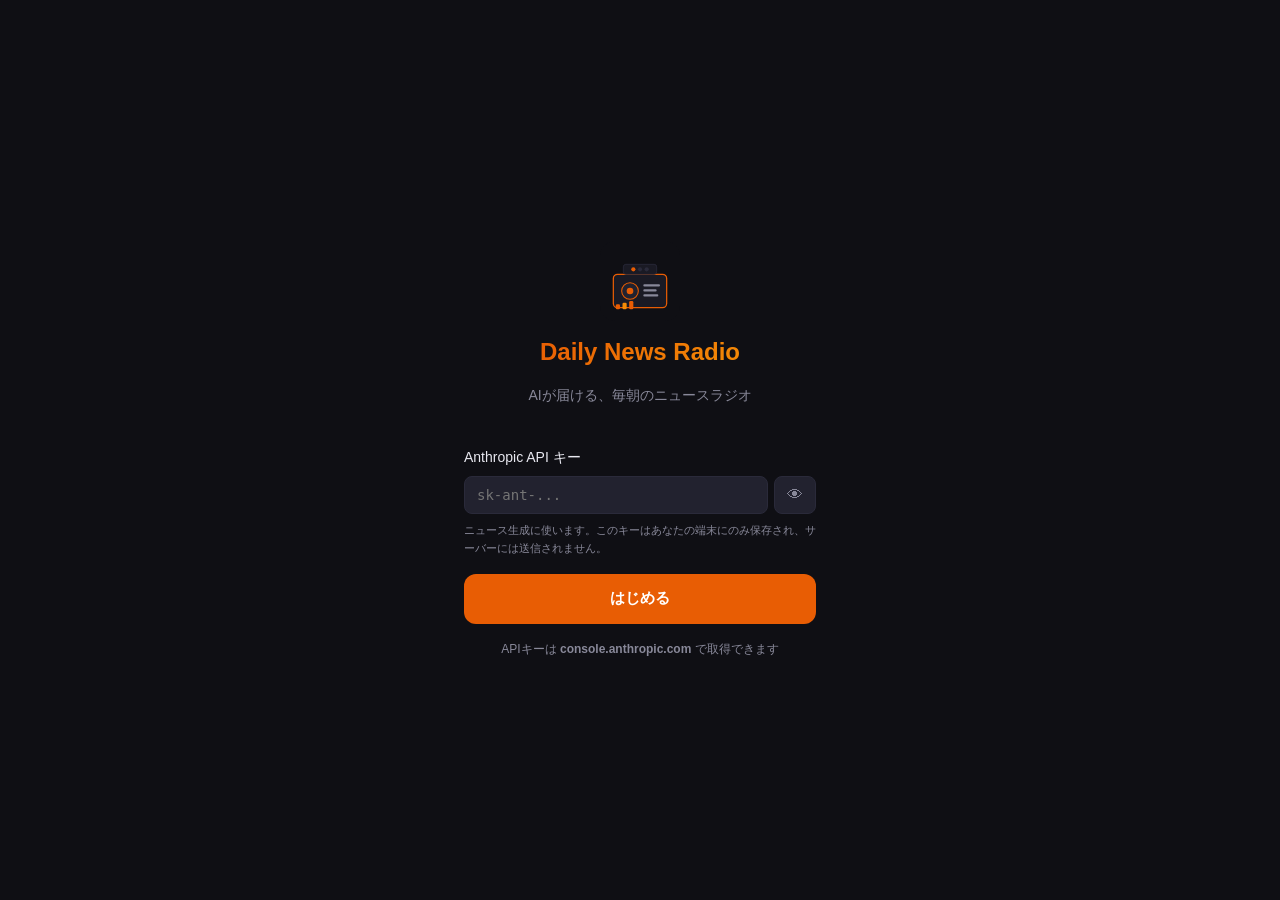
<file: index.html>
<!DOCTYPE html>
<html lang="ja">
<head>
  <meta charset="UTF-8">
  <meta name="viewport" content="width=device-width, initial-scale=1.0, viewport-fit=cover">
  <meta name="theme-color" content="#0f0f14">
  <meta name="apple-mobile-web-app-capable" content="yes">
  <meta name="apple-mobile-web-app-status-bar-style" content="black-translucent">
  <meta name="apple-mobile-web-app-title" content="ニュースラジオ">
  <link rel="manifest" href="manifest.json">
  <link rel="apple-touch-icon" href="icon.svg">
  <title>Daily News Radio</title>
  <link rel="stylesheet" href="style.css">
</head>
<body>
<div id="app">

  <!-- ========== オンボーディング ========== -->
  <div id="screen-onboarding" class="screen" style="display:none">
    <div class="onboarding-inner">
      <div class="onboarding-logo">
        <img src="icon.svg" width="80" height="80" alt="">
        <h1>Daily News Radio</h1>
        <p>AIが届ける、毎朝のニュースラジオ</p>
      </div>
      <div class="onboarding-form">
        <label>
          <span>Anthropic API キー</span>
          <div class="input-row">
            <input id="onboarding-key" type="password" placeholder="sk-ant-..." autocomplete="off" spellcheck="false">
            <button type="button" class="toggle-vis" onclick="toggleVis('onboarding-key')">👁</button>
          </div>
          <small>ニュース生成に使います。このキーはあなたの端末にのみ保存され、サーバーには送信されません。</small>
        </label>
        <button class="btn-primary" onclick="onboardingSubmit()">はじめる</button>
        <p class="onboarding-hint">APIキーは <strong>console.anthropic.com</strong> で取得できます</p>
      </div>
    </div>
  </div>

  <!-- ========== メインアプリ ========== -->
  <div id="screen-main" class="screen" style="display:none">

    <!-- ホームタブ -->
    <div id="tab-home" class="tab-content">
      <div class="page-header">
        <span class="header-logo">📻</span>
        <h2>Daily News Radio</h2>
        <button class="icon-btn" onclick="regenerateToday()" title="再生成">↺</button>
      </div>

      <div id="home-loading"    class="status-card"><div class="spinner"></div><p>読み込み中...</p></div>
      <div id="home-generating" class="status-card" style="display:none">
        <div class="spinner"></div>
        <p id="home-gen-msg">今日のニュースを取得中...</p>
        <p class="sub">Claude が個人設定に合わせて原稿を生成します</p>
      </div>
      <div id="home-error" class="status-card error" style="display:none">
        <div class="error-icon">⚠️</div>
        <p id="home-error-msg"></p>
        <button class="btn-secondary" onclick="loadToday()">再試行</button>
      </div>
      <div id="home-player" style="display:none">
        <div class="player-card">
          <div class="player-date" id="player-date"></div>
          <div class="player-count" id="player-count"></div>
          <div class="player-controls">
            <button class="play-btn" id="play-btn" onclick="toggleMainSpeak()">▶</button>
            <div class="progress-wrap">
              <div class="tts-progress-bar"><div id="tts-progress-fill" class="tts-progress-fill"></div></div>
              <div class="time-row">
                <span id="main-chunk-info">タップして再生</span>
                <span id="main-duration"></span>
              </div>
            </div>
          </div>
          <div class="speed-row">
            <span class="speed-label">速度</span>
            <button class="speed-btn" onclick="setMainSpeed(0.8,this)">0.8x</button>
            <button class="speed-btn active" onclick="setMainSpeed(1.0,this)">1.0x</button>
            <button class="speed-btn" onclick="setMainSpeed(1.2,this)">1.2x</button>
            <button class="speed-btn" onclick="setMainSpeed(1.5,this)">1.5x</button>
          </div>
          <button class="duo-preview-btn" id="duo-preview-btn" onclick="startDuoPreview()">🎙 2人で聴く（β）</button>
          <div class="mode-toggle">
            <button class="mode-toggle-btn" id="mode-btn-voice" onclick="setPlayMode('voice')">🔊 音声モード</button>
            <button class="mode-toggle-btn" id="mode-btn-speak" onclick="setPlayMode('speakscreen')">🎧 読み上げモード</button>
          </div>
        </div>

        <!-- 2人版プレイヤー -->
        <div id="duo-player-card" class="player-card duo-card" style="display:none">
          <div class="duo-header">
            <span class="duo-badge">🎙 2人版プレビュー</span>
            <button onclick="stopDuo()" class="duo-close-btn">✕ 終了</button>
          </div>
          <div class="duo-speaker-row">
            <span id="duo-speaker-a" class="duo-speaker">MC-A</span>
            <span id="duo-speaker-b" class="duo-speaker">MC-B</span>
          </div>
          <div class="player-controls">
            <button class="play-btn" id="duo-play-btn" onclick="toggleDuoSpeak()">▶</button>
            <div class="progress-wrap">
              <div class="tts-progress-bar"><div id="duo-progress-fill" class="tts-progress-fill"></div></div>
              <div class="time-row">
                <span id="duo-chunk-info">タップして再生</span>
              </div>
            </div>
          </div>
          <div id="duo-current-text" class="duo-current-text"></div>
        </div>
        <details class="news-detail" open>
          <summary>今日のニュース一覧</summary>
          <ul class="news-list" id="home-news-list"></ul>
        </details>
        <details class="news-detail">
          <summary>放送原稿を読む</summary>
          <div class="script-text" id="home-script"></div>
        </details>
      </div>
      <div id="home-empty" class="status-card" style="display:none">
        <div class="empty-icon">📡</div>
        <p>今日のニュースはまだ準備中です</p>
        <p class="sub">毎朝6時に自動取得されます</p>
      </div>
    </div>

    <!-- チャットタブ -->
    <div id="tab-chat" class="tab-content chat-tab" style="display:none">
      <div class="page-header"><h2>カスタムニュース</h2></div>
      <div class="chat-messages" id="chat-messages">
        <div class="chat-hint">
          <p>聴きたいニュースを<br>自由に話しかけてください</p>
          <p class="chat-hint-note">端末のスピーカーで読み上げます</p>
          <div class="chat-examples">
            <button class="example-btn" onclick="fillExample(this)">IT・テクノロジーのニュースを教えて</button>
            <button class="example-btn" onclick="fillExample(this)">今日の経済ニュースを3分で</button>
            <button class="example-btn" onclick="fillExample(this)">海外のニュースだけまとめて</button>
          </div>
        </div>
      </div>
      <div class="chat-input-bar">
        <textarea id="chat-input" placeholder="ニュースのリクエストを入力..." rows="1" oninput="autoResize(this)" onkeydown="chatKeydown(event)"></textarea>
        <button class="send-btn" onclick="sendChat()">送信</button>
      </div>
    </div>

    <!-- 履歴タブ -->
    <div id="tab-archive" class="tab-content" style="display:none">
      <div class="page-header"><h2>過去の放送</h2></div>
      <ul class="archive-list" id="archive-list"><li class="list-loading">読み込み中...</li></ul>
    </div>

    <!-- 設定タブ -->
    <div id="tab-settings" class="tab-content" style="display:none">
      <div class="page-header"><h2>設定</h2></div>
      <div class="settings-body">

        <div class="settings-group-label">🔑 API キー</div>
        <section class="settings-section">
          <label>
            <span>Anthropic API キー <span class="required">必須</span></span>
            <div class="input-row">
              <input id="setting-key" type="password" placeholder="sk-ant-..." autocomplete="off" spellcheck="false">
              <button type="button" class="toggle-vis" onclick="toggleVis('setting-key')">👁</button>
            </div>
            <small>この端末にのみ保存。サーバーには送信されません。</small>
          </label>
        </section>

        <div class="settings-group-label" style="margin-top:20px">📻 毎日の放送設定</div>
        <section class="settings-section">
          <h3>取り上げるカテゴリ</h3>
          <div class="cat-checks">
            <label class="cat-check"><input type="checkbox" value="主要"        >主要</label>
            <label class="cat-check"><input type="checkbox" value="社会"        >社会</label>
            <label class="cat-check"><input type="checkbox" value="政治"        >政治</label>
            <label class="cat-check"><input type="checkbox" value="経済"        >経済</label>
            <label class="cat-check"><input type="checkbox" value="国際"        >国際</label>
            <label class="cat-check"><input type="checkbox" value="スポーツ"    >スポーツ</label>
            <label class="cat-check"><input type="checkbox" value="科学・文化"  >科学・文化</label>
            <label class="cat-check"><input type="checkbox" value="テクノロジー">テクノロジー</label>
            <label class="cat-check"><input type="checkbox" value="AI"          >AI</label>
            <label class="cat-check"><input type="checkbox" value="SaaS"        >SaaS</label>
            <label class="cat-check"><input type="checkbox" value="ビジネス"    >ビジネス</label>
          </div>
          <div>
            <span class="cat-custom-label">カスタムカテゴリ <small>（Claude への追加テーマ指示）</small></span>
            <div id="custom-cat-list" class="cat-checks" style="margin-top:6px;min-height:28px"></div>
            <div class="custom-cat-add">
              <input type="text" id="new-cat-input" placeholder="例: スポーツ、エンタメ、育児" maxlength="20"
                     onkeydown="if(event.key==='Enter'){event.preventDefault();addCustomCategory()}">
              <button type="button" class="btn-add-cat" onclick="addCustomCategory()">＋追加</button>
            </div>
          </div>
        </section>

        <section class="settings-section">
          <h3>ニュースの絞り込み</h3>
          <label>
            <span>最大ニュース件数</span>
            <div class="range-row">
              <input type="range" id="setting-max" min="5" max="25" step="1" value="15"
                     oninput="$('setting-max-val').textContent=this.value+'件'">
              <span id="setting-max-val">15件</span>
            </div>
          </label>
          <label>
            <span>カテゴリあたりの上限 <small>（テック偏りを抑えたい場合は少なく）</small></span>
            <select id="setting-max-per-cat">
              <option value="1">1件（カテゴリ多様性を最優先）</option>
              <option value="2" selected>2件（バランス重視）</option>
              <option value="3">3件</option>
              <option value="0">制限なし</option>
            </select>
          </label>
          <label>
            <span>除外するキーワード <small>（カンマ区切り）</small></span>
            <input type="text" id="setting-exclude" placeholder="例: 芸能, 競馬">
          </label>
        </section>

        <section class="settings-section">
          <h3>番組スタイル</h3>
          <label>
            <span>番組の長さ <small>（分）</small></span>
            <input type="number" id="setting-length-min" min="1" max="120" value="5" style="width:80px">
          </label>
          <label>
            <span>ナレーションのトーン</span>
            <select id="setting-tone">
              <option value="casual" selected>カジュアル（親しみやすい）</option>
              <option value="professional">プロフェッショナル（落ち着いた）</option>
              <option value="cheerful">元気（明るい朝らしい）</option>
            </select>
          </label>
          <label>
            <span>読み上げ速度</span>
            <select id="setting-rate">
              <option value="0.8">ゆっくり (0.8x)</option>
              <option value="1.0" selected>普通 (1.0x)</option>
              <option value="1.2">少し速い (1.2x)</option>
              <option value="1.5">速い (1.5x)</option>
            </select>
          </label>
          <label>
            <span>読み上げの声 <small>（端末依存）</small></span>
            <div class="input-row">
              <select id="setting-voice" style="flex:1">
                <option value="">システムデフォルト</option>
              </select>
              <button type="button" class="btn-test-voice" onclick="reloadVoices()">↺</button>
              <button type="button" class="btn-test-voice" onclick="testVoice()">テスト</button>
            </div>
            <small>声が少ない場合は ↺ で再読み込み。ChromeよりSafariで開くと多くの声が使えることがあります</small>
          </label>
          <label>
            <span>オープニング定型文 <small>（任意）</small></span>
            <textarea id="setting-intro" rows="2" placeholder="例: おはようございます！今日も一日頑張りましょう。"></textarea>
          </label>
          <label class="toggle-label">
            <span>
              クロスソーススコアリング
              <small>（複数メディアが同話題を報じると加点。OFFで自分好みのニュースだけに集中）</small>
            </span>
            <span class="toggle-switch">
              <input type="checkbox" id="setting-cross-source">
              <span class="toggle-slider"></span>
            </span>
          </label>
        </section>

        <div class="settings-group-label" style="margin-top:20px">🧠 好みのプロファイル</div>
        <section class="settings-section">
          <h3>AIによるアルゴリズムカスタマイズ</h3>
          <small>好みや関心を自由に入力してください。AIが分析し、ニュース選定スコアと原稿生成の両方に反映します。</small>
          <textarea id="profile-input" rows="4" style="margin-top:8px" placeholder="例: テックタッチのCS担当として、B2B SaaSの動向とAI活用に強い関心があります。エンタープライズ向けのAI導入事例、カスタマーサクセスに関する情報を優先してほしいです。スポーツや芸能ニュースは不要です。"></textarea>
          <button type="button" id="profile-analyze-btn" class="btn-primary" onclick="analyzeProfile()" style="margin-top:8px;width:100%">✨ AIで分析・保存</button>
          <div id="profile-result" style="display:none;margin-top:12px"></div>
        </section>

        <div class="settings-group-label" style="margin-top:20px">📡 ニュースソース</div>
        <section class="settings-section">
          <h3>取得するソースを選択</h3>
          <div id="source-settings"></div>
        </section>

        <button class="btn-primary settings-save" onclick="saveSettings()">設定を保存する</button>
        <p class="settings-note">設定はこの端末にのみ保存されます。変更後は↺ボタンで今日の放送を再生成できます。</p>

      </div>
    </div>

    <nav class="tab-bar">
      <button class="tab-btn active" data-tab="home"     onclick="switchTab('home')"><span class="tab-icon">🏠</span><span>ホーム</span></button>
      <button class="tab-btn"        data-tab="chat"     onclick="switchTab('chat')"><span class="tab-icon">💬</span><span>チャット</span></button>
      <button class="tab-btn"        data-tab="archive"  onclick="switchTab('archive')"><span class="tab-icon">📋</span><span>履歴</span></button>
      <button class="tab-btn"        data-tab="settings" onclick="switchTab('settings')"><span class="tab-icon">⚙️</span><span>設定</span></button>
    </nav>

    <!-- 読み上げモード中に表示するバッジ（#screen-main内に置くことでaria-hidden対象に含まれる） -->
    <div id="rm-badge" style="display:none" aria-hidden="true">
      <span>☝️☝️ 2本指で上からスワイプ → 読み上げ開始</span>
      <button onclick="closeReadingMode()">終了</button>
    </div>
  </div>

  <!-- 原稿テキスト：背後に配置、目に見えないがアクセシビリティツリーに存在 -->
  <div id="rm-bg-text" aria-hidden="true"></div>

</div>
<script src="app.js"></script>
</body>
</html>
</file>
<file: style.css>
:root {
  --bg: #0f0f14;
  --surface: #1a1a24;
  --surface2: #22222f;
  --accent: #e85d04;
  --accent2: #f48c06;
  --text: #e8e8f0;
  --text-muted: #888899;
  --border: #2a2a3a;
  --red: #e03e3e;
  --tab-h: 60px;
  --safe-top: env(safe-area-inset-top, 0px);
  --safe-bottom: env(safe-area-inset-bottom, 0px);
  --radius: 14px;
}

* { box-sizing: border-box; margin: 0; padding: 0; -webkit-tap-highlight-color: transparent; }

html, body {
  height: 100%;
  background: var(--bg);
  color: var(--text);
  font-family: "Hiragino Sans", "Hiragino Kaku Gothic ProN", "Noto Sans JP", "Yu Gothic", sans-serif;
  font-size: 15px;
  line-height: 1.6;
  overflow: hidden;
}

#app {
  height: 100dvh;
  display: flex;
  flex-direction: column;
}

/* ── Screens ── */
.screen {
  flex: 1;
  display: flex;
  flex-direction: column;
  overflow: hidden;
  padding-top: var(--safe-top);
}

/* ── Tab content ── */
.tab-content {
  flex: 1;
  overflow-y: auto;
  -webkit-overflow-scrolling: touch;
  padding-bottom: calc(var(--tab-h) + var(--safe-bottom) + 16px);
}

/* ── Page header ── */
.page-header {
  display: flex;
  align-items: center;
  gap: 10px;
  padding: 16px 16px 8px;
  position: sticky;
  top: 0;
  background: var(--bg);
  z-index: 10;
  border-bottom: 1px solid var(--border);
}

.page-header h2 {
  font-size: 18px;
  font-weight: 700;
  flex: 1;
}

.header-logo { font-size: 22px; }

.icon-btn {
  background: none;
  border: none;
  color: var(--text-muted);
  font-size: 20px;
  cursor: pointer;
  padding: 6px;
  min-width: 36px;
  min-height: 36px;
  border-radius: 8px;
  display: flex;
  align-items: center;
  justify-content: center;
}
.icon-btn:active { background: var(--surface2); }

/* ── Tab bar ── */
.tab-bar {
  position: fixed;
  bottom: 0;
  left: 0;
  right: 0;
  height: calc(var(--tab-h) + var(--safe-bottom));
  padding-bottom: var(--safe-bottom);
  background: var(--surface);
  border-top: 1px solid var(--border);
  display: flex;
  z-index: 100;
}

.tab-btn {
  flex: 1;
  display: flex;
  flex-direction: column;
  align-items: center;
  justify-content: center;
  gap: 2px;
  background: none;
  border: none;
  color: var(--text-muted);
  font-size: 10px;
  cursor: pointer;
  padding: 6px 4px 4px;
  transition: color 0.15s;
}

.tab-icon { font-size: 22px; line-height: 1; }

.tab-btn.active { color: var(--accent); }

/* ── Status cards ── */
.status-card {
  margin: 32px 16px;
  background: var(--surface);
  border: 1px solid var(--border);
  border-radius: var(--radius);
  padding: 40px 24px;
  text-align: center;
  display: flex;
  flex-direction: column;
  align-items: center;
  gap: 14px;
}

.status-card.error { border-color: var(--red); }
.status-card .sub { color: var(--text-muted); font-size: 13px; }
.empty-icon, .error-icon { font-size: 48px; }

/* ── Spinner ── */
.spinner {
  width: 40px;
  height: 40px;
  border: 3px solid var(--border);
  border-top-color: var(--accent);
  border-radius: 50%;
  animation: spin 0.9s linear infinite;
}
@keyframes spin { to { transform: rotate(360deg); } }

/* ── Player card ── */
.player-card {
  margin: 12px 16px 0;
  background: var(--surface);
  border: 1px solid var(--border);
  border-radius: var(--radius);
  padding: 20px;
}

/* ─── 2人版プレビュー ── */
.duo-preview-btn {
  display: block;
  width: 100%;
  margin-top: 14px;
  padding: 9px;
  background: transparent;
  border: 1px dashed var(--accent);
  color: var(--accent);
  border-radius: 6px;
  font-size: 13px;
  cursor: pointer;
  font-family: inherit;
  transition: all 0.2s;
}
.duo-preview-btn:active,
.duo-preview-btn:disabled {
  background: var(--accent);
  color: white;
  opacity: 0.7;
}

.duo-card {
  margin-top: 10px;
  border-color: var(--accent);
}

.duo-header {
  display: flex;
  justify-content: space-between;
  align-items: center;
  margin-bottom: 12px;
}

.duo-badge {
  font-size: 12px;
  font-weight: 700;
  color: var(--accent);
  letter-spacing: 0.02em;
}

.duo-close-btn {
  background: transparent;
  border: 1px solid var(--border);
  color: var(--text-muted);
  border-radius: 4px;
  padding: 3px 9px;
  font-size: 12px;
  cursor: pointer;
  font-family: inherit;
}

.duo-speaker-row {
  display: flex;
  gap: 8px;
  margin-bottom: 14px;
}

.duo-speaker {
  flex: 1;
  text-align: center;
  padding: 6px 4px;
  border-radius: 6px;
  border: 1px solid var(--border);
  font-size: 13px;
  font-weight: 600;
  color: var(--text-muted);
  transition: all 0.25s;
}

.duo-speaker.active {
  background: var(--accent);
  color: white;
  border-color: var(--accent);
}

.duo-current-text {
  margin-top: 12px;
  font-size: 13px;
  color: var(--text2);
  line-height: 1.7;
  min-height: 44px;
}

/* ─── 再生モード切り替え ── */
.mode-toggle {
  display: flex;
  margin-top: 8px;
  border: 1px solid var(--border);
  border-radius: 10px;
  overflow: hidden;
}

.mode-toggle-btn {
  flex: 1;
  padding: 9px 6px;
  background: transparent;
  border: none;
  color: var(--text-muted);
  font-size: 13px;
  cursor: pointer;
  font-family: inherit;
  transition: all 0.2s;
}

.mode-toggle-btn:first-child {
  border-right: 1px solid var(--border);
}

.mode-toggle-btn.active {
  background: #0f2540;
  color: #4a9eff;
  font-weight: 600;
}

.mode-toggle-btn:active {
  background: var(--surface2);
}

/* 背後テキスト：視覚的に不可視、アクセシビリティツリーには存在 */
#rm-bg-text {
  position: fixed;
  inset: 0;
  z-index: 0;
  color: transparent;
  pointer-events: none;
  overflow: hidden;
  padding: 60px 20px 100px;
  font-size: 17px;
  line-height: 2;
}

/* 読み上げモード中の小バッジ */
#rm-badge {
  position: fixed;
  bottom: calc(var(--tab-h) + var(--safe-bottom) + 12px);
  left: 50%;
  transform: translateX(-50%);
  z-index: 300;
  background: #1a3a5c;
  border: 1px solid #4a9eff;
  color: var(--text);
  padding: 10px 16px;
  border-radius: 24px;
  display: flex;
  align-items: center;
  gap: 12px;
  white-space: nowrap;
  font-size: 12px;
  box-shadow: 0 4px 20px rgba(0,0,0,0.5);
}
#rm-badge span { color: #88bbff; }
#rm-badge button {
  background: #4a9eff;
  border: none;
  color: white;
  padding: 5px 12px;
  border-radius: 14px;
  font-size: 12px;
  cursor: pointer;
  font-family: inherit;
  flex-shrink: 0;
}

.player-date {
  font-size: 17px;
  font-weight: 700;
  margin-bottom: 2px;
}

.player-count {
  font-size: 12px;
  color: var(--text-muted);
  margin-bottom: 18px;
}

.player-controls {
  display: flex;
  align-items: center;
  gap: 14px;
}

.play-btn {
  width: 52px;
  height: 52px;
  border-radius: 50%;
  background: var(--accent);
  color: white;
  border: none;
  font-size: 18px;
  cursor: pointer;
  flex-shrink: 0;
  display: flex;
  align-items: center;
  justify-content: center;
  transition: transform 0.1s, opacity 0.1s;
}
.play-btn:active { transform: scale(0.93); opacity: 0.85; }

.progress-wrap { flex: 1; }

.seek-bar {
  width: 100%;
  height: 4px;
  -webkit-appearance: none;
  appearance: none;
  background: var(--border);
  border-radius: 2px;
  outline: none;
  cursor: pointer;
}
.seek-bar::-webkit-slider-thumb {
  -webkit-appearance: none;
  width: 14px;
  height: 14px;
  background: var(--accent);
  border-radius: 50%;
}

.time-row {
  display: flex;
  justify-content: space-between;
  font-size: 11px;
  color: var(--text-muted);
  margin-top: 4px;
}

.speed-row {
  display: flex;
  align-items: center;
  gap: 6px;
  margin-top: 16px;
}

.speed-label { font-size: 12px; color: var(--text-muted); margin-right: 2px; }

.speed-btn {
  background: var(--surface2);
  color: var(--text-muted);
  border: 1px solid var(--border);
  padding: 4px 10px;
  border-radius: 20px;
  cursor: pointer;
  font-size: 12px;
  transition: all 0.15s;
}
.speed-btn.active { background: var(--accent); color: white; border-color: var(--accent); }

/* ── News detail ── */
.news-detail {
  margin: 10px 16px 0;
  background: var(--surface);
  border: 1px solid var(--border);
  border-radius: var(--radius);
  overflow: hidden;
}

.news-detail summary {
  padding: 14px 16px;
  cursor: pointer;
  user-select: none;
  font-size: 14px;
  color: var(--text-muted);
  list-style: none;
  display: flex;
  align-items: center;
  gap: 8px;
}
.news-detail summary::-webkit-details-marker { display: none; }
.news-detail summary::before { content: "▶"; font-size: 10px; transition: transform 0.2s; }
details[open] .news-detail summary::before,
.news-detail[open] summary::before { transform: rotate(90deg); }

.news-list { list-style: none; padding: 0 12px 12px; display: flex; flex-direction: column; gap: 8px; }

.news-item {
  background: var(--surface2);
  border-radius: 10px;
  padding: 12px;
  border-left: 3px solid var(--accent);
}

.news-item-meta {
  display: flex;
  gap: 6px;
  margin-bottom: 4px;
  flex-wrap: wrap;
}

.news-cat {
  font-size: 10px;
  background: var(--accent);
  color: white;
  padding: 2px 6px;
  border-radius: 3px;
  font-weight: 600;
}

.news-src { font-size: 11px; color: var(--text-muted); }

.news-title { font-size: 13px; font-weight: 600; margin-bottom: 3px; }
.news-title a { color: var(--text); text-decoration: none; }
.news-title a:active { color: var(--accent2); }

.news-summary { font-size: 12px; color: var(--text-muted); line-height: 1.5; }

.news-source-link {
  display: inline-block;
  margin-top: 6px;
  font-size: 11px;
  color: var(--accent2);
  text-decoration: none;
  border-bottom: 1px solid transparent;
  transition: border-color 0.15s;
}
.news-source-link:active { border-color: var(--accent2); }

.script-text {
  padding: 0 16px 16px;
  font-size: 13px;
  line-height: 1.9;
  color: var(--text-muted);
  white-space: pre-wrap;
  max-height: 360px;
  overflow-y: auto;
}

/* ── Archive ── */
.archive-list { list-style: none; padding: 8px 16px; display: flex; flex-direction: column; gap: 8px; }

.archive-item {
  background: var(--surface);
  border: 1px solid var(--border);
  border-radius: var(--radius);
  padding: 14px 16px;
  display: flex;
  align-items: center;
  justify-content: space-between;
  cursor: pointer;
  transition: border-color 0.15s;
  min-height: 56px;
}
.archive-item:active { border-color: var(--accent); background: var(--surface2); }

.archive-date { font-weight: 600; font-size: 15px; }
.archive-meta { font-size: 12px; color: var(--text-muted); margin-top: 2px; }
.archive-play { font-size: 18px; color: var(--text-muted); }

.list-loading { color: var(--text-muted); font-size: 14px; padding: 24px 0; text-align: center; }

/* ── Chat ── */
.chat-tab {
  display: flex;
  flex-direction: column;
}

.chat-messages {
  flex: 1;
  overflow-y: auto;
  -webkit-overflow-scrolling: touch;
  padding: 12px 16px;
  display: flex;
  flex-direction: column;
  gap: 12px;
  padding-bottom: calc(var(--tab-h) + var(--safe-bottom) + 72px);
}

.chat-hint {
  margin: auto;
  text-align: center;
  color: var(--text-muted);
  font-size: 14px;
  line-height: 1.8;
  padding: 32px 0;
}

.chat-examples {
  margin-top: 20px;
  display: flex;
  flex-direction: column;
  gap: 8px;
  align-items: center;
}

.example-btn {
  background: var(--surface);
  border: 1px solid var(--border);
  color: var(--text);
  padding: 10px 16px;
  border-radius: 20px;
  font-size: 13px;
  cursor: pointer;
  transition: border-color 0.15s;
  max-width: 280px;
}
.example-btn:active { border-color: var(--accent); }

/* Chat bubbles */
.bubble-user {
  align-self: flex-end;
  background: var(--accent);
  color: white;
  padding: 10px 14px;
  border-radius: 18px 18px 4px 18px;
  max-width: 78%;
  font-size: 14px;
  line-height: 1.5;
}

.bubble-ai {
  align-self: flex-start;
  max-width: 85%;
  display: flex;
  flex-direction: column;
  gap: 8px;
}

.bubble-ai-inner {
  background: var(--surface);
  border: 1px solid var(--border);
  padding: 10px 14px;
  border-radius: 18px 18px 18px 4px;
  font-size: 13px;
  color: var(--text-muted);
}

.bubble-typing {
  align-self: flex-start;
  background: var(--surface);
  border: 1px solid var(--border);
  padding: 12px 16px;
  border-radius: 18px 18px 18px 4px;
  display: flex;
  gap: 4px;
  align-items: center;
}

.dot {
  width: 7px;
  height: 7px;
  background: var(--text-muted);
  border-radius: 50%;
  animation: bounce 1.2s ease-in-out infinite;
}
.dot:nth-child(2) { animation-delay: 0.2s; }
.dot:nth-child(3) { animation-delay: 0.4s; }

@keyframes bounce {
  0%, 60%, 100% { transform: translateY(0); }
  30% { transform: translateY(-6px); }
}

/* Chat player (inside bubble) */
.chat-player {
  background: var(--surface2);
  border-radius: 10px;
  padding: 12px;
}

.chat-player-controls {
  display: flex;
  align-items: center;
  gap: 10px;
}

.play-btn-sm {
  height: 36px;
  padding: 0 14px;
  border-radius: 18px;
  background: var(--accent);
  color: white;
  border: none;
  font-size: 13px;
  font-weight: 600;
  cursor: pointer;
  flex-shrink: 0;
  display: flex;
  align-items: center;
  justify-content: center;
  white-space: nowrap;
}

/* Chat input */
.chat-input-bar {
  position: fixed;
  bottom: calc(var(--tab-h) + var(--safe-bottom));
  left: 0;
  right: 0;
  padding: 8px 12px;
  background: var(--bg);
  border-top: 1px solid var(--border);
  display: flex;
  gap: 8px;
  align-items: flex-end;
  z-index: 50;
}

#chat-input {
  flex: 1;
  background: var(--surface);
  border: 1px solid var(--border);
  color: var(--text);
  padding: 10px 14px;
  border-radius: 22px;
  font-size: 14px;
  font-family: inherit;
  resize: none;
  max-height: 100px;
  outline: none;
  line-height: 1.5;
}
#chat-input:focus { border-color: var(--accent); }
#chat-input::placeholder { color: var(--text-muted); }

.send-btn {
  background: var(--accent);
  color: white;
  border: none;
  padding: 10px 16px;
  border-radius: 22px;
  font-size: 14px;
  font-weight: 600;
  cursor: pointer;
  flex-shrink: 0;
  transition: opacity 0.15s;
  min-height: 42px;
}
.send-btn:active { opacity: 0.8; }
.send-btn:disabled { opacity: 0.4; cursor: not-allowed; }

/* ── Settings ── */
.settings-body { padding: 8px 16px 32px; display: flex; flex-direction: column; gap: 8px; }

.settings-section {
  background: var(--surface);
  border: 1px solid var(--border);
  border-radius: var(--radius);
  padding: 16px;
  display: flex;
  flex-direction: column;
  gap: 16px;
}

.settings-section h3 {
  font-size: 12px;
  font-weight: 700;
  color: var(--text-muted);
  text-transform: uppercase;
  letter-spacing: 0.1em;
}

.settings-section label {
  display: flex;
  flex-direction: column;
  gap: 6px;
  font-size: 14px;
}

.settings-section label span { font-weight: 500; }

.required {
  font-size: 10px;
  background: var(--accent);
  color: white;
  padding: 1px 5px;
  border-radius: 3px;
  margin-left: 4px;
  font-weight: 600;
}

.optional {
  font-size: 11px;
  color: var(--text-muted);
  font-weight: 400;
  margin-left: 4px;
}

.input-row {
  display: flex;
  gap: 6px;
}

.settings-section input[type="password"],
.settings-section input[type="text"],
.settings-section select,
#onboarding-key {
  flex: 1;
  background: var(--surface2);
  border: 1px solid var(--border);
  color: var(--text);
  padding: 10px 12px;
  border-radius: 8px;
  font-size: 14px;
  font-family: monospace;
  outline: none;
  width: 100%;
}
.settings-section input:focus,
.settings-section select:focus,
#onboarding-key:focus { border-color: var(--accent); }

.settings-section select {
  font-family: inherit;
  cursor: pointer;
}

.toggle-vis {
  background: var(--surface2);
  border: 1px solid var(--border);
  color: var(--text-muted);
  padding: 0 12px;
  border-radius: 8px;
  cursor: pointer;
  font-size: 16px;
  flex-shrink: 0;
}

.btn-test-voice {
  background: var(--surface2);
  border: 1px solid var(--border);
  color: var(--text-muted);
  padding: 0 12px;
  border-radius: 8px;
  cursor: pointer;
  font-size: 12px;
  flex-shrink: 0;
  height: 40px;
}

.settings-section small {
  font-size: 11px;
  color: var(--text-muted);
  line-height: 1.5;
}

.radio-label {
  flex-direction: row !important;
  align-items: flex-start;
  gap: 12px !important;
  cursor: pointer;
}

.radio-label input[type="radio"] {
  width: 18px;
  height: 18px;
  margin-top: 2px;
  flex-shrink: 0;
  accent-color: var(--accent);
}

.radio-label span { line-height: 1.5; }
.radio-label small { color: var(--text-muted); }

.settings-save {
  margin-top: 8px;
  width: 100%;
}

.settings-note {
  text-align: center;
  font-size: 12px;
  color: var(--text-muted);
  margin-top: 4px;
}

/* ── Buttons ── */
.btn-primary {
  background: var(--accent);
  color: white;
  border: none;
  padding: 14px 24px;
  border-radius: 12px;
  font-size: 15px;
  font-weight: 600;
  cursor: pointer;
  font-family: inherit;
  transition: opacity 0.15s;
  min-height: 50px;
}
.btn-primary:active { opacity: 0.85; }
.btn-primary:disabled { opacity: 0.4; cursor: not-allowed; }

.btn-secondary {
  background: var(--surface2);
  color: var(--text);
  border: 1px solid var(--border);
  padding: 12px 20px;
  border-radius: 12px;
  font-size: 14px;
  font-weight: 600;
  cursor: pointer;
  font-family: inherit;
  transition: border-color 0.15s;
}
.btn-secondary:active { border-color: var(--accent); }

/* ── Onboarding ── */
#screen-onboarding {
  justify-content: center;
  overflow-y: auto;
}

.onboarding-inner {
  padding: 40px 24px calc(40px + var(--safe-bottom));
  display: flex;
  flex-direction: column;
  gap: 40px;
  max-width: 400px;
  margin: 0 auto;
  width: 100%;
}

.onboarding-logo {
  text-align: center;
  display: flex;
  flex-direction: column;
  align-items: center;
  gap: 12px;
}

.onboarding-logo h1 {
  font-size: 24px;
  font-weight: 700;
  background: linear-gradient(135deg, var(--accent), var(--accent2));
  -webkit-background-clip: text;
  -webkit-text-fill-color: transparent;
  background-clip: text;
}

.onboarding-logo p { color: var(--text-muted); font-size: 14px; }

.onboarding-form {
  display: flex;
  flex-direction: column;
  gap: 16px;
}

.onboarding-form label {
  display: flex;
  flex-direction: column;
  gap: 8px;
  font-size: 14px;
  font-weight: 500;
}

.onboarding-form label small {
  font-size: 11px;
  color: var(--text-muted);
  font-weight: 400;
}

.onboarding-form .input-row input {
  flex: 1;
  background: var(--surface);
  border: 1px solid var(--border);
  color: var(--text);
  padding: 12px 14px;
  border-radius: 10px;
  font-size: 14px;
  font-family: monospace;
  outline: none;
}
.onboarding-form .input-row input:focus { border-color: var(--accent); }

.onboarding-hint {
  text-align: center;
  font-size: 12px;
  color: var(--text-muted);
}

/* ── Toast ── */
.toast {
  position: fixed;
  top: calc(var(--safe-top) + 16px);
  left: 50%;
  transform: translateX(-50%) translateY(-80px);
  background: var(--surface2);
  border: 1px solid var(--border);
  color: var(--text);
  padding: 10px 18px;
  border-radius: 24px;
  font-size: 13px;
  z-index: 999;
  transition: transform 0.3s ease;
  white-space: nowrap;
}
.toast.show { transform: translateX(-50%) translateY(0); }

/* ── TTS プログレスバー ── */
.tts-progress-bar {
  width: 100%;
  height: 4px;
  background: var(--border);
  border-radius: 2px;
  overflow: hidden;
  margin-bottom: 4px;
}

.tts-progress-fill {
  height: 100%;
  width: 0%;
  background: var(--accent);
  border-radius: 2px;
  transition: width 0.3s linear;
}

/* chat-script-detail & tts-note */
.chat-script-detail {
  margin-top: 6px;
  border-top: 1px solid var(--border);
  padding-top: 6px;
}
.chat-script-detail summary {
  font-size: 12px;
  color: var(--text-muted);
  cursor: pointer;
  user-select: none;
  list-style: none;
  padding: 4px 0;
}
.chat-script-detail summary::-webkit-details-marker { display: none; }

.tts-note {
  font-size: 11px;
  color: var(--text-muted);
  margin-left: 8px;
}

.chat-hint-note {
  font-size: 12px;
  color: var(--text-muted);
  margin-top: 6px;
}

.onboarding-desc {
  font-size: 13px;
  color: var(--text-muted);
  line-height: 1.7;
}

/* ── 設定グループラベル ── */
.settings-group-label {
  font-size: 12px;
  font-weight: 700;
  color: var(--text-muted);
  text-transform: uppercase;
  letter-spacing: 0.08em;
  padding: 4px 0 2px;
}

/* ── トグルスイッチ ── */
.toggle-label {
  flex-direction: row !important;
  align-items: center;
  justify-content: space-between;
  gap: 12px !important;
}

.toggle-switch {
  position: relative;
  width: 48px;
  height: 28px;
  flex-shrink: 0;
}

.toggle-switch input { opacity: 0; width: 0; height: 0; }

.toggle-slider {
  position: absolute;
  inset: 0;
  background: var(--border);
  border-radius: 14px;
  cursor: pointer;
  transition: background 0.2s;
}

.toggle-slider::before {
  content: '';
  position: absolute;
  width: 22px;
  height: 22px;
  left: 3px;
  top: 3px;
  background: white;
  border-radius: 50%;
  transition: transform 0.2s;
}

.toggle-switch input:checked + .toggle-slider { background: var(--accent); }
.toggle-switch input:checked + .toggle-slider::before { transform: translateX(20px); }

/* ── 曜日・カテゴリ チェックボックス ── */
.day-checks, .cat-checks {
  display: flex;
  flex-wrap: wrap;
  gap: 6px;
  margin-top: 4px;
}

.day-check, .cat-check {
  display: flex;
  align-items: center;
  gap: 4px;
  background: var(--surface2);
  border: 1px solid var(--border);
  border-radius: 20px;
  padding: 5px 10px;
  cursor: pointer;
  font-size: 13px;
  transition: border-color 0.15s, background 0.15s;
  user-select: none;
}

.day-check input, .cat-check input { display: none; }

.day-check:has(input:checked),
.cat-check:has(input:checked) {
  background: var(--accent);
  border-color: var(--accent);
  color: white;
}

/* カスタムカテゴリタグ */
.cat-custom-label {
  font-size: 13px;
  font-weight: 500;
  color: var(--text);
  display: block;
  margin-top: 14px;
}
.cat-custom-label small { font-size: 11px; font-weight: 400; color: var(--text-muted); }

.cat-tag {
  display: inline-flex;
  align-items: center;
  gap: 4px;
  background: var(--accent);
  color: white;
  border-radius: 20px;
  padding: 4px 8px 4px 10px;
  font-size: 12px;
  font-weight: 600;
}

.cat-tag-remove {
  background: none;
  border: none;
  color: rgba(255,255,255,0.8);
  font-size: 11px;
  cursor: pointer;
  padding: 0 2px;
  line-height: 1;
}
.cat-tag-remove:active { color: white; }

.custom-cat-add {
  display: flex;
  gap: 6px;
  margin-top: 8px;
}

.custom-cat-add input {
  flex: 1;
  background: var(--surface2);
  border: 1px solid var(--border);
  color: var(--text);
  padding: 8px 10px;
  border-radius: 8px;
  font-size: 13px;
  outline: none;
  font-family: inherit;
}
.custom-cat-add input:focus { border-color: var(--accent); }

.btn-add-cat {
  background: var(--surface2);
  border: 1px solid var(--border);
  color: var(--text);
  padding: 8px 12px;
  border-radius: 8px;
  font-size: 13px;
  font-weight: 600;
  cursor: pointer;
  white-space: nowrap;
  font-family: inherit;
  transition: border-color 0.15s;
}
.btn-add-cat:active { border-color: var(--accent); color: var(--accent); }

/* ── レンジスライダー ── */
.range-row {
  display: flex;
  align-items: center;
  gap: 10px;
  margin-top: 4px;
}

.range-row input[type=range] {
  flex: 1;
  height: 4px;
  -webkit-appearance: none;
  appearance: none;
  background: var(--border);
  border-radius: 2px;
  outline: none;
  cursor: pointer;
  accent-color: var(--accent);
}

.range-row span {
  font-size: 13px;
  color: var(--text-muted);
  min-width: 32px;
  text-align: right;
}

/* ── テキストエリア（設定内） ── */
.settings-section textarea {
  width: 100%;
  background: var(--surface2);
  border: 1px solid var(--border);
  color: var(--text);
  padding: 10px 12px;
  border-radius: 8px;
  font-size: 13px;
  font-family: inherit;
  resize: vertical;
  outline: none;
  line-height: 1.5;
}
.settings-section textarea:focus { border-color: var(--accent); }

/* テキスト入力（設定内） */
.settings-section input[type=text] {
  width: 100%;
  background: var(--surface2);
  border: 1px solid var(--border);
  color: var(--text);
  padding: 10px 12px;
  border-radius: 8px;
  font-size: 13px;
  outline: none;
}
.settings-section input[type=text]:focus { border-color: var(--accent); }

/* 保存ステータステキスト */
#save-broadcast-status {
  font-size: 12px;
  color: var(--text-muted);
  text-align: center;
  min-height: 18px;
}

/* ニュース一覧のアクション */
.news-item-actions {
  margin-top: 10px;
  display: flex;
  gap: 6px;
  flex-wrap: nowrap;
  align-items: center;
}

.news-btn {
  flex: 0 0 auto;
  padding: 6px 10px;
  font-size: 12px;
  border: 1px solid var(--accent);
  background: transparent;
  color: var(--accent);
  border-radius: 6px;
  cursor: pointer;
  transition: all 0.2s;
  white-space: nowrap;
}

.news-btn:active {
  background: var(--accent);
  color: var(--surface);
}

/* テキスト付きボタンは均等に伸ばす */
.play-news-btn,
.deep-btn {
  flex: 1 1 0;
  text-align: center;
}

/* アイコンのみの正方形ボタン */
.icon-btn-sq {
  flex: 0 0 auto;
  padding: 6px 10px;
  font-size: 15px;
  line-height: 1;
}

/* モーダルオーバーレイ */
.modal-overlay {
  display: none;
  position: fixed;
  top: 0;
  left: 0;
  right: 0;
  bottom: 0;
  background: rgba(0, 0, 0, 0.7);
  align-items: center;
  justify-content: center;
  z-index: 1000;
  padding: 16px;
}

.modal-content {
  background: var(--surface);
  border-radius: 12px;
  padding: 20px;
  max-width: 500px;
  width: 100%;
  box-shadow: 0 8px 32px rgba(0, 0, 0, 0.4);
}

.modal-content h3 {
  margin: 0 0 16px 0;
  font-size: 16px;
  color: var(--text);
}

.modal-content textarea {
  width: 100%;
  padding: 12px;
  background: var(--surface2);
  border: 1px solid var(--border);
  border-radius: 8px;
  color: var(--text);
  font-size: 14px;
  resize: none;
  font-family: inherit;
  outline: none;
  margin-bottom: 16px;
}

.modal-content textarea:focus {
  border-color: var(--accent);
}

.modal-buttons {
  display: flex;
  gap: 8px;
  justify-content: flex-end;
}

.modal-buttons button {
  padding: 10px 20px;
  border-radius: 6px;
  border: none;
  cursor: pointer;
  font-size: 14px;
  font-weight: 500;
}

.modal-buttons .btn-primary {
  background: var(--accent);
  color: white;
}

.modal-buttons .btn-secondary {
  background: var(--surface2);
  color: var(--text);
}

/* 深掘り結果エリア */
.deep-dive-results {
  margin-top: 20px;
  padding: 16px;
  background: var(--surface2);
  border-radius: 12px;
  border-left: 3px solid var(--accent);
}

.deep-dive-result {
  margin-bottom: 16px;
  padding-bottom: 16px;
  border-bottom: 1px solid var(--border);
}

.deep-dive-result:last-child {
  margin-bottom: 0;
  padding-bottom: 0;
  border-bottom: none;
}

.deep-dive-header {
  display: flex;
  justify-content: space-between;
  align-items: center;
  margin-bottom: 12px;
}

.deep-dive-header h4 {
  margin: 0;
  font-size: 14px;
  color: var(--text);
}

.deep-dive-read {
  padding: 6px 12px;
  font-size: 12px;
  background: var(--accent);
  color: white;
  border: none;
  border-radius: 4px;
  cursor: pointer;
  flex-shrink: 0;
}

.deep-dive-read:active {
  opacity: 0.8;
}

.deep-dive-text {
  font-size: 13px;
  color: var(--text);
  line-height: 1.6;
  padding: 8px 0;
}

/* グッドボタン */
.like-btn {
  border-color: #4caf50;
  color: #4caf50;
}

.like-btn.liked {
  background: #4caf5022;
  color: #4caf50;
  opacity: 0.7;
  cursor: default;
}

.bad-btn {
  border-color: #f44336;
  color: #f44336;
}

.bad-btn.disliked {
  background: #f4433622;
  color: #f44336;
  opacity: 0.7;
  cursor: default;
}

.like-form {
  margin-top: 10px;
  background: var(--surface2);
  border-radius: 8px;
  padding: 12px;
  border: 1px solid #4caf50;
}

.like-reason {
  width: 100%;
  background: transparent;
  border: none;
  color: var(--text);
  font-size: 16px;
  resize: none;
  font-family: inherit;
  outline: none;
  padding: 4px 0;
  line-height: 1.5;
}

.like-reason::placeholder {
  color: var(--text-muted);
}

.like-submit-btn {
  margin-top: 8px;
  padding: 6px 16px;
  background: #4caf50;
  color: white;
  border: none;
  border-radius: 4px;
  font-size: 13px;
  cursor: pointer;
  font-family: inherit;
}

.like-submit-btn:active {
  opacity: 0.8;
}

.dislike-form {
  margin-top: 10px;
  background: var(--surface2);
  border-radius: 8px;
  padding: 12px;
  border: 1px solid #f44336;
}

.dislike-submit-btn {
  margin-top: 8px;
  padding: 6px 16px;
  background: #f44336;
  color: white;
  border: none;
  border-radius: 4px;
  font-size: 13px;
  cursor: pointer;
  font-family: inherit;
}

.dislike-submit-btn:active { opacity: 0.8; }

.reason-form-btns {
  display: flex;
  gap: 8px;
  margin-top: 8px;
  align-items: center;
}

.reason-skip-btn {
  padding: 6px 12px;
  background: transparent;
  color: var(--text-muted);
  border: 1px solid var(--border);
  border-radius: 4px;
  font-size: 12px;
  cursor: pointer;
  font-family: inherit;
}

.reason-skip-btn:active { opacity: 0.7; }

/* ─── ソース設定 ────────────────────────────────────────────────────────── */
.source-group {
  margin-bottom: 14px;
}

.source-group-header {
  display: flex;
  align-items: center;
  justify-content: space-between;
  margin-bottom: 6px;
}

.source-cat-name {
  font-size: 12px;
  font-weight: 600;
  color: var(--text2);
  letter-spacing: 0.03em;
}

.btn-src-all {
  font-size: 11px;
  padding: 2px 9px;
  border: 1px solid var(--border);
  border-radius: 12px;
  background: transparent;
  color: var(--text2);
  cursor: pointer;
  transition: border-color 0.15s, color 0.15s;
}
.btn-src-all:hover { border-color: var(--accent); color: var(--accent); }

.source-checks {
  display: flex;
  flex-wrap: wrap;
  gap: 5px;
}

.source-check {
  display: flex;
  align-items: center;
  background: var(--surface2);
  border: 1px solid var(--border);
  border-radius: 20px;
  padding: 4px 10px;
  cursor: pointer;
  font-size: 12px;
  transition: border-color 0.15s, background 0.15s, opacity 0.15s;
  user-select: none;
}
.source-check input { display: none; }
.source-check:has(input:checked) {
  background: var(--accent);
  border-color: var(--accent);
  color: white;
}
.source-check:has(input:not(:checked)) {
  opacity: 0.4;
}

/* ─── AIプロファイル ────────────────────────────────────────────────────── */
.profile-result-row {
  display: flex;
  align-items: flex-start;
  gap: 8px;
  margin-bottom: 6px;
}

.profile-result-label {
  font-size: 11px;
  font-weight: 600;
  color: var(--text2);
  min-width: 56px;
  padding-top: 4px;
  flex-shrink: 0;
}

.profile-tags {
  display: flex;
  flex-wrap: wrap;
  gap: 4px;
}

.profile-tag {
  background: var(--accent);
  color: white;
  border-radius: 12px;
  padding: 3px 9px;
  font-size: 11px;
}

.profile-tag.negative {
  background: #f44336;
}

.profile-tag.strong {
  font-weight: 700;
  opacity: 1;
}

.weight-badge {
  opacity: 0.75;
  font-size: 9px;
  margin-left: 2px;
}

.btn-reset-profile {
  margin-top: 10px;
  padding: 5px 12px;
  background: transparent;
  color: var(--text-muted);
  border: 1px solid var(--border);
  border-radius: 4px;
  font-size: 12px;
  cursor: pointer;
  font-family: inherit;
}

.btn-reset-profile:active { opacity: 0.7; }

.profile-analyzed-at {
  font-size: 11px;
  color: var(--text-muted);
  margin-top: 6px;
}
</file>
